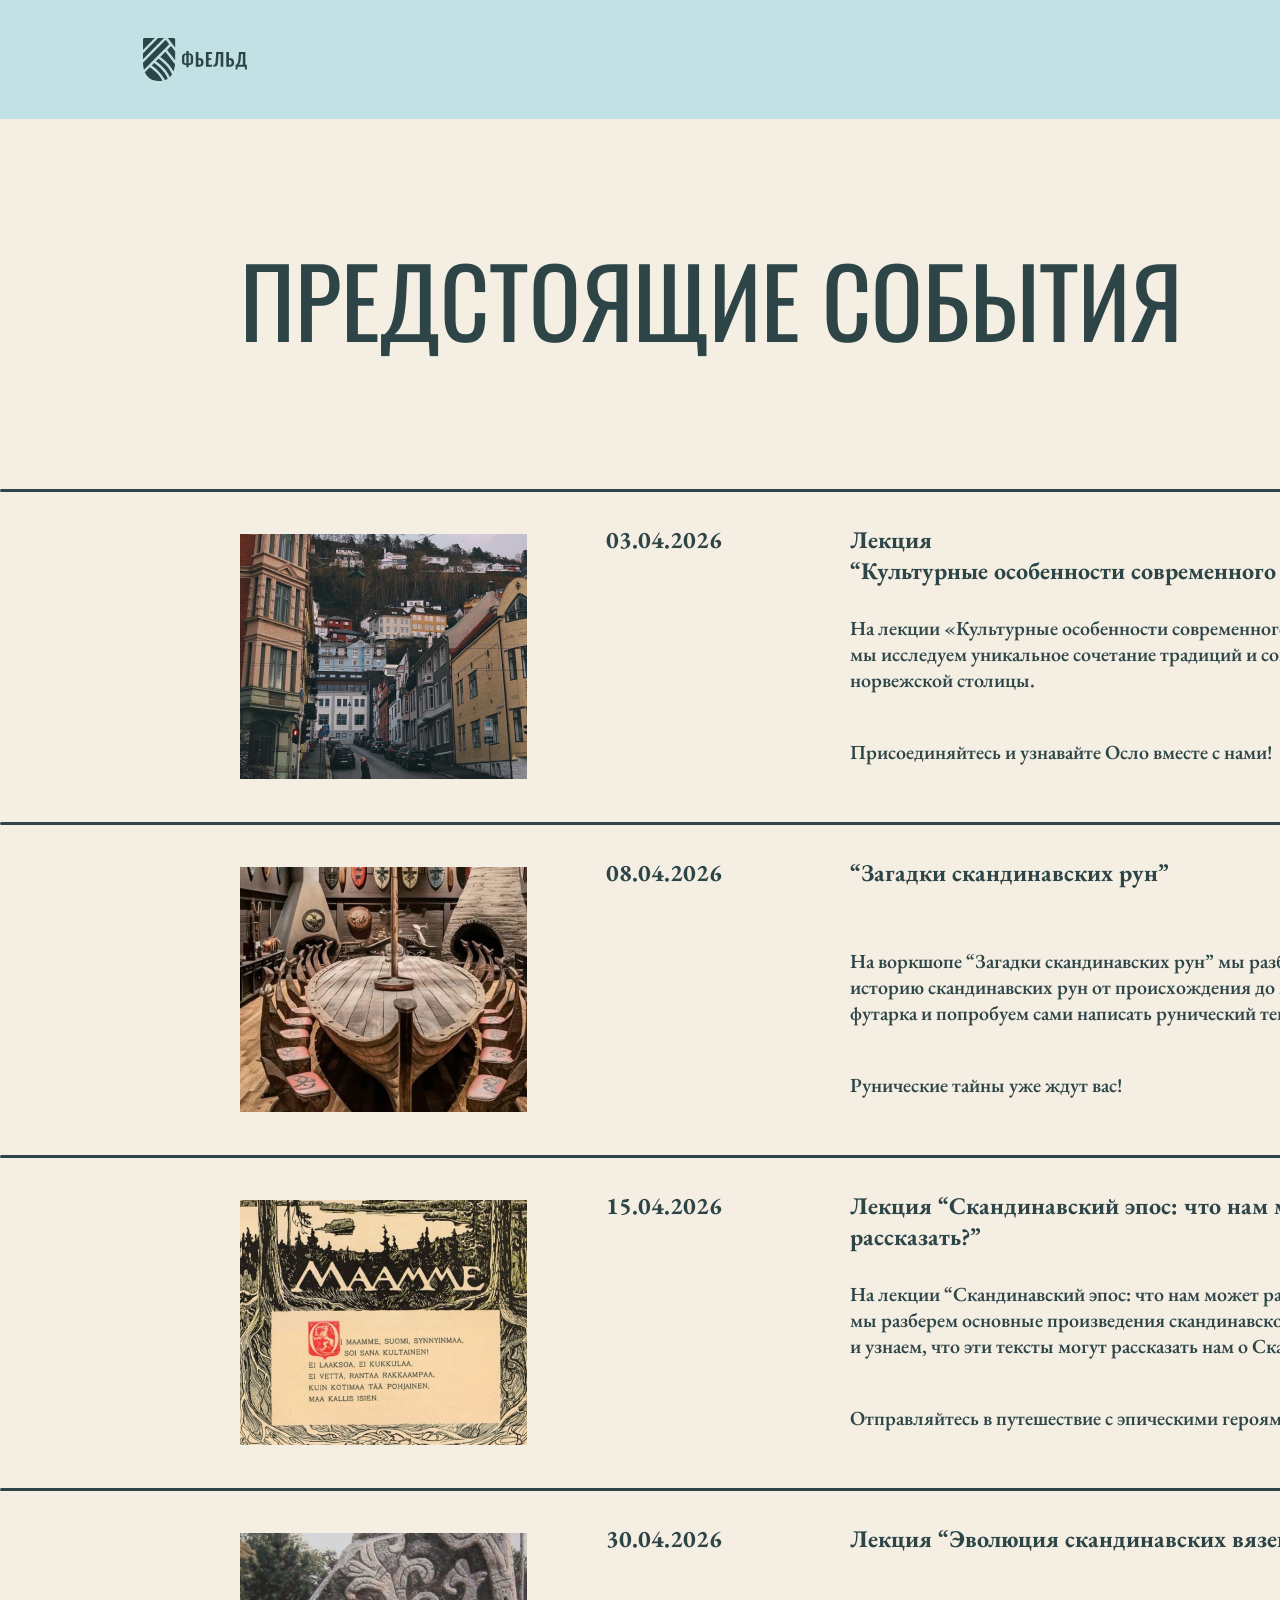
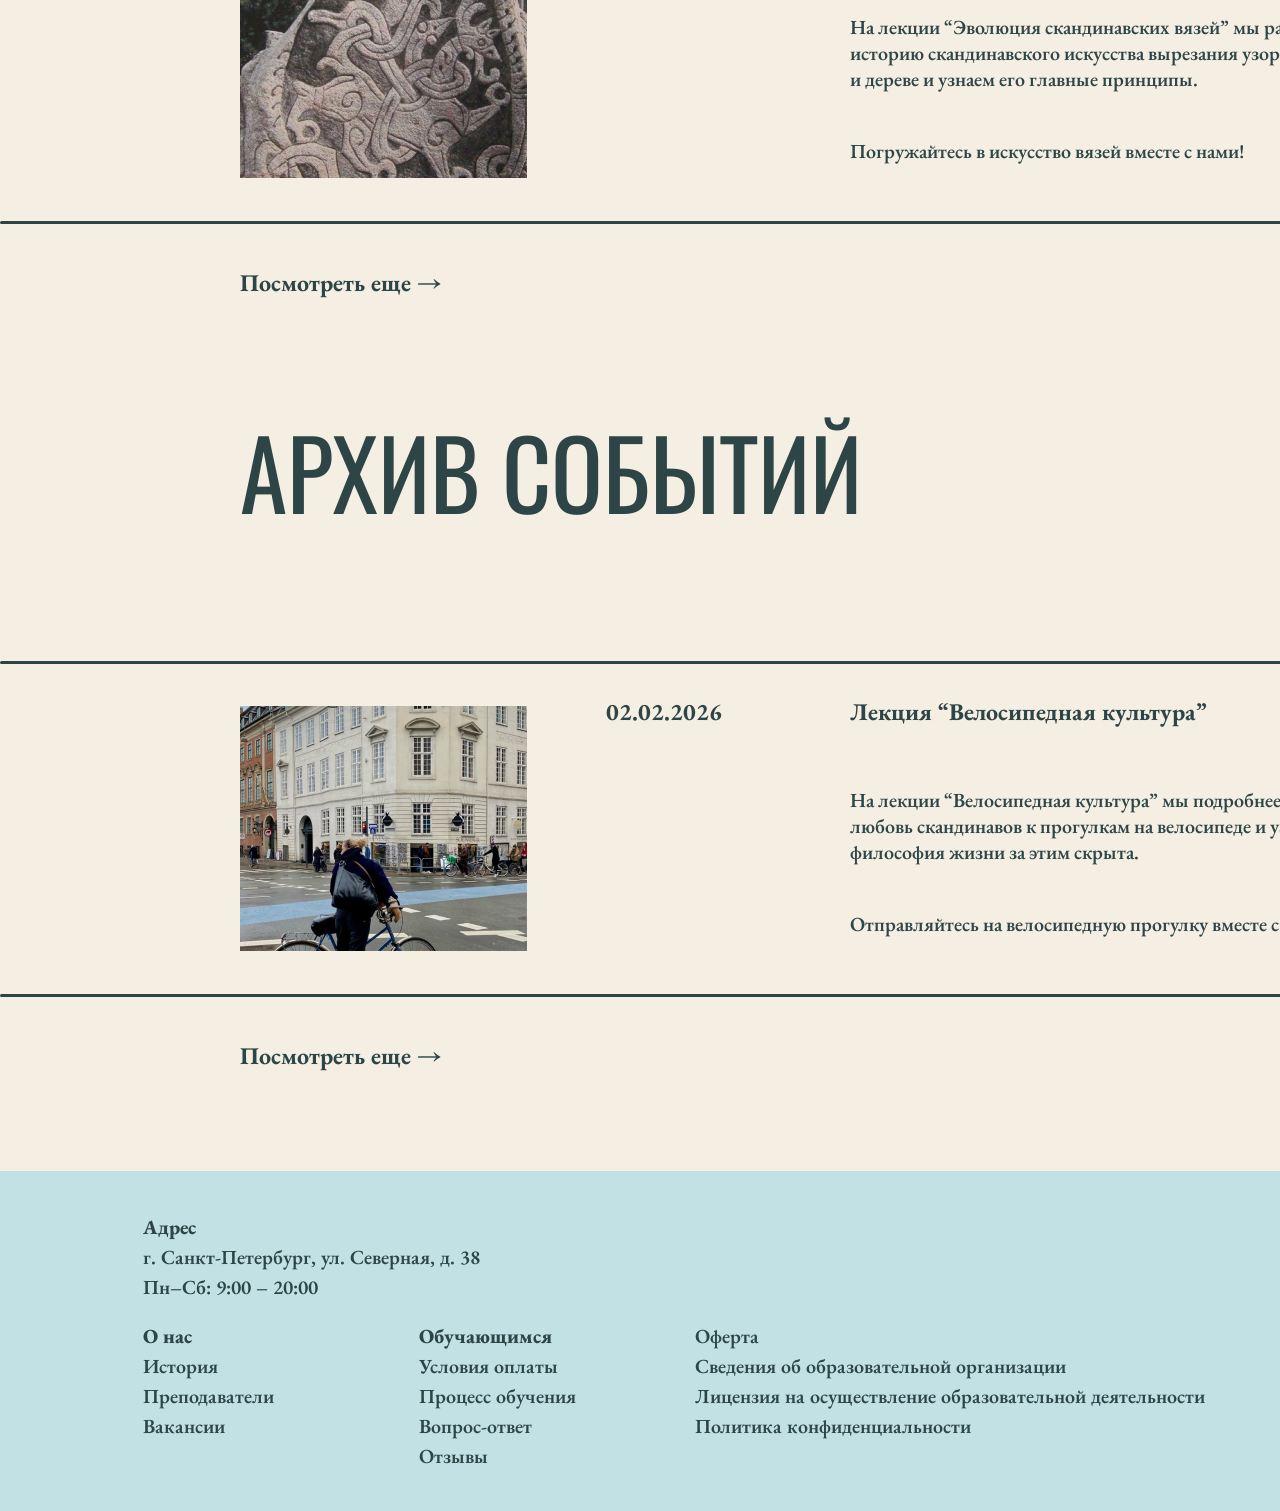
<file: events.html>
<!DOCTYPE html>
<html lang="ru">
<head>
  <meta name="viewport" content="width=device-width, initial-scale=1.0">
  <title>Fjeld — Events</title>
  <link rel="stylesheet" href="css/style e.css">
</head>


<body>

<header class="site-header">

    <div class="header-content">

      <div class="logo">
           <svg width="114px" height="43px" viewBox="0 0 114 43" fill="none" xmlns="http://www.w3.org/2000/svg">
              <path d="M32.154 1.43766C32.154 0.637761 31.5137 3.8147e-06 30.7346 3.8147e-06H24.7477C26.6686 2.48618 29.6034 6.28029 32.1647 9.57718V1.43766H32.154Z" fill="#2D4547"/>
              <path d="M22.6886 1.69665L0 24.6884C0 25.9531 0.117393 28.7311 0.992493 31.7469L26.1996 6.215C24.8977 4.55034 23.6704 2.97216 22.6886 1.69665Z" fill="#2D4547"/>
              <path d="M15.1545 0C11.8355 3.36174 2.34814 12.9713 0.0109863 15.3386V21.2946L21.0241 0.0108093H15.1545V0Z" fill="#2D4547"/>
              <path d="M11.8141 3.8147e-06H1.44097C0.65125 3.8147e-06 0.0216064 0.64857 0.0216064 1.43766V11.9444C3.04177 8.87456 8.48446 3.36174 11.8141 3.8147e-06Z" fill="#2D4547"/>
              <path d="M24.1953 11.9856C25.3479 13.4665 28.8803 18.0389 32.1566 22.2654V13.4557C30.9186 11.8559 29.4673 9.98582 28.0265 8.11578L24.1953 11.9856Z" fill="#2D4547"/>
              <path d="M6.82609 29.2427L1.91699 34.2151C3.88063 38.7118 7.87194 42.9924 15.9399 42.9924C17.2312 42.9924 18.4158 42.8843 19.5044 42.6789C15.5664 35.0366 8.40554 30.2372 6.82609 29.2427Z" fill="#2D4547"/>
              <path d="M22.4074 13.692L17.2422 18.9238C20.0916 20.8695 26.943 26.0905 30.4968 33.4733C31.5639 30.7061 31.9161 27.9497 32.0228 26.1229C28.5118 21.5721 23.9762 15.7134 22.4074 13.692Z" fill="#2D4547"/>
              <path d="M15.4711 20.6515L12.8992 23.2566C15.5031 24.9969 23.1656 30.661 26.7941 39.1356C27.7012 38.2601 28.4482 37.298 29.0565 36.2819C25.9937 28.1857 17.9897 22.3378 15.4711 20.6515Z" fill="#2D4547"/>
              <path d="M11.1185 24.9957L8.63196 27.5143C11.0865 29.1033 18.0873 34.1514 21.9399 42.0747C22.9964 41.6964 23.9462 41.2315 24.7893 40.6803C21.3423 32.0111 12.9754 26.1956 11.1185 24.9957Z" fill="#2D4547"/>
               <path d="M43.3652 29.2213V26.9173C43.2332 26.9293 43.0892 26.9413 42.9332 26.9533C42.7772 26.9653 42.6272 26.9713 42.4832 26.9713C41.7872 26.9713 41.1752 26.8453 40.6472 26.5933C40.1192 26.3413 39.7052 25.9453 39.4052 25.4053C39.1172 24.8533 38.9732 24.1393 38.9732 23.2633V19.2313C38.9732 18.4033 39.1172 17.7133 39.4052 17.1613C39.7052 16.6093 40.1192 16.1953 40.6472 15.9193C41.1872 15.6433 41.8172 15.5053 42.5372 15.5053C42.6812 15.5053 42.8312 15.5113 42.9872 15.5233C43.1432 15.5233 43.2692 15.5293 43.3652 15.5413V12.9853H45.6872V15.5413C45.7952 15.5293 45.9212 15.5233 46.0652 15.5233C46.2212 15.5113 46.3652 15.5053 46.4972 15.5053C47.2412 15.5053 47.8772 15.6433 48.4052 15.9193C48.9452 16.1953 49.3592 16.6153 49.6472 17.1793C49.9472 17.7313 50.0972 18.4153 50.0972 19.2313V23.2633C50.0972 24.1393 49.9532 24.8533 49.6652 25.4053C49.3772 25.9453 48.9872 26.3473 48.4952 26.6113C48.0152 26.8633 47.4752 26.9893 46.8752 26.9893C46.6832 26.9893 46.4852 26.9833 46.2812 26.9713C46.0892 26.9593 45.8912 26.9473 45.6872 26.9353V29.2213H43.3652ZM42.9332 25.3513C43.0052 25.3513 43.0832 25.3513 43.1672 25.3513C43.2512 25.3393 43.3172 25.3273 43.3652 25.3153V17.1253C43.2812 17.1133 43.1912 17.1073 43.0952 17.1073C43.0112 17.0953 42.9272 17.0893 42.8432 17.0893C42.4952 17.0893 42.2072 17.1613 41.9792 17.3053C41.7632 17.4493 41.6012 17.6773 41.4932 17.9893C41.3852 18.3013 41.3312 18.7093 41.3312 19.2133V23.2813C41.3312 23.7733 41.3732 24.1693 41.4572 24.4693C41.5532 24.7693 41.7152 24.9913 41.9432 25.1353C42.1712 25.2793 42.5012 25.3513 42.9332 25.3513ZM46.1912 25.3333C46.5872 25.3333 46.8932 25.2673 47.1092 25.1353C47.3372 25.0033 47.4932 24.7873 47.5772 24.4873C47.6732 24.1753 47.7212 23.7733 47.7212 23.2813V19.2133C47.7212 18.6973 47.6732 18.2833 47.5772 17.9713C47.4812 17.6593 47.3252 17.4373 47.1092 17.3053C46.9052 17.1613 46.6172 17.0893 46.2452 17.0893C46.1492 17.0893 46.0532 17.0953 45.9572 17.1073C45.8612 17.1073 45.7712 17.1133 45.6872 17.1253V25.2973C45.7592 25.3093 45.8372 25.3213 45.9212 25.3333C46.0172 25.3333 46.1072 25.3333 46.1912 25.3333ZM52.7957 28.6453V14.0653H55.4417V20.1853H56.0897C57.0737 20.1853 57.8957 20.3233 58.5557 20.5993C59.2157 20.8633 59.7137 21.3073 60.0497 21.9313C60.3857 22.5433 60.5537 23.3713 60.5537 24.4153C60.5537 25.2313 60.4517 25.9153 60.2477 26.4673C60.0437 27.0073 59.7377 27.4393 59.3297 27.7633C58.9337 28.0873 58.4537 28.3153 57.8897 28.4473C57.3257 28.5793 56.6897 28.6453 55.9817 28.6453H52.7957ZM55.4417 26.8453H55.9817C56.4977 26.8453 56.9057 26.7733 57.2057 26.6293C57.5177 26.4853 57.7457 26.2333 57.8897 25.8733C58.0337 25.5013 58.1057 24.9973 58.1057 24.3613C58.0937 23.6053 57.9377 23.0293 57.6377 22.6333C57.3497 22.2373 56.7857 22.0393 55.9457 22.0393H55.4417V26.8453ZM62.9543 28.6453V14.0653H69.0743V15.9373H65.6183V20.1313H68.3363V21.9853H65.6183V26.8093H69.1103V28.6453H62.9543ZM70.3655 28.6453V26.7373C70.7015 26.7493 70.9835 26.7313 71.2115 26.6833C71.4515 26.6233 71.6495 26.4973 71.8055 26.3053C71.9735 26.1133 72.1115 25.8193 72.2195 25.4233C72.3275 25.0153 72.4175 24.4693 72.4895 23.7853C72.5615 23.1013 72.6395 22.2313 72.7235 21.1753L73.1915 14.0653H80.2835V28.6453H77.6375V16.0633H75.5495L75.2255 21.4993C75.1535 22.5673 75.0695 23.5093 74.9735 24.3253C74.8895 25.1413 74.7515 25.8373 74.5595 26.4133C74.3795 26.9773 74.1215 27.4333 73.7855 27.7813C73.4495 28.1293 73.0055 28.3753 72.4535 28.5193C71.9015 28.6513 71.2055 28.6933 70.3655 28.6453ZM83.2916 28.6453V14.0653H85.9376V20.1853H86.5856C87.5696 20.1853 88.3916 20.3233 89.0516 20.5993C89.7116 20.8633 90.2096 21.3073 90.5456 21.9313C90.8816 22.5433 91.0496 23.3713 91.0496 24.4153C91.0496 25.2313 90.9476 25.9153 90.7436 26.4673C90.5396 27.0073 90.2336 27.4393 89.8256 27.7633C89.4296 28.0873 88.9496 28.3153 88.3856 28.4473C87.8216 28.5793 87.1856 28.6453 86.4776 28.6453H83.2916ZM85.9376 26.8453H86.4776C86.9936 26.8453 87.4016 26.7733 87.7016 26.6293C88.0136 26.4853 88.2416 26.2333 88.3856 25.8733C88.5296 25.5013 88.6016 24.9973 88.6016 24.3613C88.5896 23.6053 88.4336 23.0293 88.1336 22.6333C87.8456 22.2373 87.2816 22.0393 86.4416 22.0393H85.9376V26.8453ZM92.6222 31.4173V26.7553H93.1442C93.3842 26.6233 93.6122 26.4493 93.8282 26.2333C94.0562 26.0053 94.2602 25.7053 94.4402 25.3333C94.6202 24.9613 94.7822 24.4873 94.9262 23.9113C95.0822 23.3233 95.2142 22.6093 95.3222 21.7693C95.4422 20.9293 95.5322 19.9333 95.5922 18.7813L95.9162 14.0653H102.36V26.7553H103.89V31.4173H102.072L101.874 28.6453H94.6922L94.4402 31.4173H92.6222ZM95.6282 26.7553H99.8402V15.9733H98.0042L97.8422 19.1953C97.7942 20.3473 97.7162 21.3253 97.6082 22.1293C97.5002 22.9213 97.3742 23.5813 97.2302 24.1093C97.0862 24.6253 96.9242 25.0453 96.7442 25.3693C96.5762 25.6933 96.3962 25.9573 96.2042 26.1613C96.0122 26.3653 95.8202 26.5633 95.6282 26.7553Z" fill="#2D4547"/>
            </svg>
      </div>

      <a href="account.html" class="button-login">вход</a>

      <button class="header-button contact">связаться с нами</button>

      <button class="burger-menu">
       <svg width="43" height="29" viewBox="0 0 43 29" fill="none" xmlns="http://www.w3.org/2000/svg">
        <line x1="1.5" y1="1.5" x2="38.5" y2="1.5" stroke="#2D4547" stroke-width="3" stroke-linecap="round"/>
        <line x1="1.5" y1="14.5" x2="38.5" y2="14.5" stroke="#2D4547" stroke-width="3" stroke-linecap="round"/>
        <line x1="1.5" y1="27.5" x2="38.5" y2="27.5" stroke="#2D4547" stroke-width="3" stroke-linecap="round"/>
      </svg>
      </button>
    </div>
  </header>

<div class="title1">
    <div class="text-title">
        ПРЕДСТОЯЩИЕ СОБЫТИЯ
    </div>
</div>

<div class="flex-divider">
     <div class="divider">
          <svg width="1634" height="3" viewBox="0 0 1634 3" fill="none" xmlns="http://www.w3.org/2000/svg">
            <line x1="1.5" y1="1.5" x2="1632.5" y2="1.50014" stroke="#2D4547" stroke-width="3" stroke-linecap="round"/>
          </svg>
      </div>
</div>

<div class="event">
    <div class="photo">
       <img src="img/img1.png" alt="photo"/>
    </div>
    <div class="data">
      03.04.2026
    </div>
    <div class="name">
      Лекция <br> “Культурные особенности современного Осло”
    </div>
    <div class="text">
      На лекции «Культурные особенности современного Осло» <br> мы исследуем уникальное сочетание традиций и современности норвежской столицы.
    </div>
    <div class="phrase">
      Присоединяйтесь и узнавайте Осло вместе с нами!
    </div>
      <button class="btn">узнать больше</button>
</div>

<div class="flex-divider">
     <div class="divider">
          <svg width="1634" height="3" viewBox="0 0 1634 3" fill="none" xmlns="http://www.w3.org/2000/svg">
            <line x1="1.5" y1="1.5" x2="1632.5" y2="1.50014" stroke="#2D4547" stroke-width="3" stroke-linecap="round"/>
          </svg>
      </div>
</div>

<div class="event">
    <div class="photo">
       <img src="img/img2.png" alt="photo"/>
    </div>
    <div class="data">
      08.04.2026
    </div>
    <div class="name">
      “Загадки скандинавских рун”
    </div>
    <div class="text">
      На воркшопе “Загадки скандинавских рун” мы разберем <br> историю скандинавских рун от происхождения до младшего <br> футарка и попробуем сами написать рунический текст.
    </div>
    <div class="phrase">
      Рунические тайны уже ждут вас!
    </div>
      <button class="btn">узнать больше</button>
</div>

<div class="flex-divider">
     <div class="divider">
          <svg width="1634" height="3" viewBox="0 0 1634 3" fill="none" xmlns="http://www.w3.org/2000/svg">
            <line x1="1.5" y1="1.5" x2="1632.5" y2="1.50014" stroke="#2D4547" stroke-width="3" stroke-linecap="round"/>
          </svg>
      </div>
</div>

<div class="event">
    <div class="photo">
       <img src="img/img3.png" alt="photo"/>
    </div>
    <div class="data">
      15.04.2026
    </div>
    <div class="name">
      Лекция “Скандинавский эпос: что нам может рассказать?”
    </div>
    <div class="text">
      На лекции “Скандинавский эпос: что нам может рассказать?” <br> мы разберем основные произведения скандинавского эпоса <br> и узнаем, что эти тексты могут рассказать нам о Скандинавии.
    </div>
    <div class="phrase">
      Отправляйтесь в путешествие с эпическими героями!
    </div>
      <button class="btn">узнать больше</button>
</div>

<div class="flex-divider">
     <div class="divider">
          <svg width="1634" height="3" viewBox="0 0 1634 3" fill="none" xmlns="http://www.w3.org/2000/svg">
            <line x1="1.5" y1="1.5" x2="1632.5" y2="1.50014" stroke="#2D4547" stroke-width="3" stroke-linecap="round"/>
          </svg>
      </div>
</div>

<div class="event">
    <div class="photo">
       <img src="img/img4.png" alt="photo"/>
    </div>
    <div class="data">
      30.04.2026
    </div>
    <div class="name">
      Лекция “Эволюция скандинавских вязей”
    </div>
    <div class="text">
      На лекции “Эволюция скандинавских вязей” мы разберем <br> историю скандинавского искусства вырезания узоров на камне <br> и дереве и узнаем его главные принципы.
    </div>
    <div class="phrase">
      Погружайтесь в искусство вязей вместе с нами!
    </div>
      <button class="btn">узнать больше</button>
</div>

<div class="flex-divider">
     <div class="divider">
          <svg width="1634" height="3" viewBox="0 0 1634 3" fill="none" xmlns="http://www.w3.org/2000/svg">
            <line x1="1.5" y1="1.5" x2="1632.5" y2="1.50014" stroke="#2D4547" stroke-width="3" stroke-linecap="round"/>
          </svg>
      </div>
</div>

<div class="more1">
  <button class="more">Посмотреть еще →</button>
</div>

<div class="title1">
    <div class="text-title">
        АРХИВ СОБЫТИЙ
    </div>
</div>

<div class="flex-divider">
     <div class="divider">
          <svg width="1634" height="3" viewBox="0 0 1634 3" fill="none" xmlns="http://www.w3.org/2000/svg">
            <line x1="1.5" y1="1.5" x2="1632.5" y2="1.50014" stroke="#2D4547" stroke-width="3" stroke-linecap="round"/>
          </svg>
      </div>
</div>

<div class="event">
    <div class="photo">
       <img src="img/img5.png" alt="photo"/>
    </div>
    <div class="data">
      02.02.2026
    </div>
    <div class="name">
      Лекция “Велосипедная культура”
    </div>
    <div class="text">
      На лекции “Велосипедная культура” мы подробнее разберем <br> любовь скандинавов к прогулкам на велосипеде и узнаем, какая <br> философия жизни за этим скрыта.
    </div>
    <div class="phrase">
      Отправляйтесь на велосипедную прогулку вместе с нами!
    </div>
      <button class="btn">узнать больше</button>
</div>

<div class="flex-divider">
     <div class="divider">
          <svg width="1634" height="3" viewBox="0 0 1634 3" fill="none" xmlns="http://www.w3.org/2000/svg">
            <line x1="1.5" y1="1.5" x2="1632.5" y2="1.50014" stroke="#2D4547" stroke-width="3" stroke-linecap="round"/>
          </svg>
      </div>
</div>

<div class="more2">
  <button class="more">Посмотреть еще →</button>
</div>



<footer class="site-footer">
    <div class="footer-content">
     <div class="adress">
      <div class="titlef">Адрес</div>
      <p>г. Санкт-Петербург, ул. Северная, д. 38</p>
      <p>Пн–Сб: 9:00 – 20:00</p>
    </div>
    <div class="ab-us">
      <div class="titlef">О нас</div>
      <p>История</p>
      <p>Преподаватели</p>
      <p>Вакансии</p>
    </div>
    <div class="for-stud">
      <div class="titlef">Обучающимся</div>
      <p>Условия оплаты</p>
      <p>Процесс обучения</p>
      <p>Вопрос-ответ</p>
      <p>Отзывы</p>
    </div>
    <div class="docs">
      <p>Оферта</p>
      <p>Сведения об образовательной организации</p>
      <p>Лицензия на осуществление образовательной деятельности</p>
      <p>Политика конфиденциальности</p>
    </div>
    <div class="contacts-f">
      <p>8 999 999 99 99</p>
      <p>fieldschool@gmail.com</p>
    </div>
    <div class="socmed">
      <p>@field_school</p>
        <div class="icon-placeholder">
          <svg width="44" height="44" viewBox="0 0 44 44" fill="none" xmlns="http://www.w3.org/2000/svg">
            <path d="M37.2217 5.47127C36.6919 5.49431 36.2057 5.64668 35.7786 5.81502C35.3841 5.97041 33.9672 6.56595 31.7109 7.51228C29.4547 8.45862 26.465 9.71334 23.2783 11.0536C16.9049 13.7342 9.74277 16.7495 6.07292 18.2939C5.94689 18.3464 5.43507 18.503 4.86979 18.9348C4.3032 19.3676 3.67383 20.3068 3.67383 21.3339C3.67383 22.1625 4.08745 23.0063 4.58691 23.4895C5.08637 23.9726 5.59257 24.1985 6.01562 24.3668V24.3632C7.44568 24.9329 11.7163 26.6418 12.7331 27.0487C13.0937 28.1295 14.6421 32.7566 15.0104 33.9202H15.0068C15.2672 34.7437 15.521 35.2804 15.8734 35.7284C16.0496 35.9524 16.2599 36.1554 16.5179 36.3157C16.6169 36.3772 16.7265 36.4248 16.8366 36.4696C16.8519 36.4761 16.8677 36.4778 16.8831 36.484L16.8402 36.4732C16.8721 36.486 16.9007 36.505 16.9333 36.5162C16.9863 36.5344 17.023 36.5338 17.0944 36.5484C17.3456 36.6257 17.5963 36.6773 17.8285 36.6773C18.8251 36.6773 19.4362 36.1366 19.4362 36.1366L19.4756 36.108L23.7796 32.4664L29.0505 37.3433C29.1467 37.4793 29.9009 38.4999 31.6465 38.4999C32.688 38.4999 33.5115 37.9844 34.0384 37.4436C34.5653 36.9028 34.8935 36.3495 35.041 35.5995L35.0446 35.5959C35.1623 34.9906 40.208 9.65356 40.208 9.65356L40.1973 9.69653C40.3543 8.99556 40.4007 8.31768 40.2152 7.62687C40.0297 6.93605 39.529 6.26189 38.9261 5.90812C38.3232 5.55434 37.7514 5.44822 37.2217 5.47127ZM36.4984 9.48526C36.299 10.4863 31.779 33.194 31.4997 34.6184L23.887 27.5751L18.7415 31.9257L20.1667 26.3541C20.1667 26.3541 29.998 16.4025 30.5902 15.8232C31.0668 15.3593 31.1667 15.1967 31.1667 15.0354C31.1667 14.8209 31.0563 14.6666 30.8014 14.6666C30.5723 14.6666 30.261 14.8862 30.096 14.9888C27.9993 16.296 19.069 21.3852 14.6774 23.8834C14.4131 23.7774 10.4452 22.1841 8.30729 21.3303C12.1101 19.7298 18.6288 16.9872 24.6999 14.4338C27.886 13.0938 30.8748 11.8379 33.1289 10.8925C35.0316 10.0944 36.0242 9.6812 36.4984 9.48526ZM31.446 34.8798H31.4495L31.446 34.8905C31.4483 34.8787 31.4442 34.8891 31.446 34.8798Z" fill="#2D4547"/>
          </svg>
        </div>
        <div class="icon-placeholder">
          <svg width="41" height="41" viewBox="0 0 41 41" fill="none" xmlns="http://www.w3.org/2000/svg">
            <path d="M33.62 3.27979H7.38003C5.11683 3.27979 3.28003 5.11659 3.28003 7.37979V33.6198C3.28003 35.883 5.11683 37.7198 7.38003 37.7198H33.62C35.8832 37.7198 37.72 35.883 37.72 33.6198V7.37979C37.72 5.11659 35.8832 3.27979 33.62 3.27979ZM30.9304 27.0598L27.8718 27.0516C27.8718 27.0516 27.8062 27.0598 27.6996 27.0598C27.4536 27.0598 26.9452 26.9942 26.3466 26.5842C25.2724 25.838 24.2474 23.9848 23.4356 23.9848C23.3782 23.9848 23.329 23.993 23.2798 24.0094C22.5746 24.2308 22.3614 24.936 22.3614 25.797C22.3614 26.1004 22.1482 26.2398 21.5742 26.2398H19.9916C18.2204 26.2398 16.5066 26.1988 14.5796 24.0914C11.7424 20.9836 9.08563 15.4568 9.08563 15.4568C9.08563 15.4568 8.93803 15.137 9.09383 14.9484C9.24143 14.7762 9.58583 14.7598 9.71703 14.7598C9.74983 14.7598 9.76623 14.7598 9.76623 14.7598H13.0462C13.0462 14.7598 13.3496 14.8172 13.571 14.9812C13.7596 15.1206 13.858 15.3748 13.858 15.3748C13.858 15.3748 14.4156 16.4572 15.1126 17.679C16.2852 19.6962 16.9166 20.3686 17.3676 20.3686C17.4414 20.3686 17.5152 20.3522 17.589 20.3112C18.2614 19.9422 18.0646 16.9574 18.0646 16.9574C18.0646 16.9574 18.0728 15.875 17.7202 15.3994C17.4496 15.0222 16.933 14.9156 16.7034 14.8828C16.523 14.8582 16.8182 14.4318 17.2118 14.235C17.7202 13.989 18.5648 13.9398 19.5816 13.9398H20.0736C21.033 13.9562 21.0576 14.0546 21.4348 14.1448C22.5664 14.4154 22.181 15.4732 22.181 18.007C22.181 18.8188 22.0334 19.9586 22.6156 20.344C22.6566 20.3686 22.714 20.385 22.7878 20.385C23.165 20.385 23.9768 19.9012 25.2724 17.7118C25.994 16.4654 26.5516 15.2272 26.5516 15.2272C26.5516 15.2272 26.6746 15.0058 26.8632 14.891C27.0436 14.7844 27.0436 14.7844 27.2814 14.7844H27.306C27.5684 14.7844 30.176 14.7598 30.75 14.7598H30.8156C31.365 14.7598 31.8652 14.768 31.9554 15.1042C32.0866 15.6126 31.5536 16.5228 30.1514 18.4088C27.839 21.5002 27.5766 21.2706 29.4954 23.0582C31.3322 24.7638 31.7094 25.592 31.775 25.6986C32.5376 26.9614 30.9304 27.0598 30.9304 27.0598Z" fill="#2D4547"/>
          </svg>
        </div>
    </div>
   </div>
</footer>

</body>
</html>
</file>
<file: css/style e.css>
@import url('https://fonts.googleapis.com/css2?family=Didact+Gothic&family=EB+Garamond:ital,wght@0,400..800;1,400..800&family=Spectral:ital,wght@0,200;0,300;0,400;0,500;0,600;0,700;0,800;1,200;1,300;1,400;1,500;1,600;1,700;1,800&display=swap');
@import url('https://fonts.googleapis.com/css2?family=Didact+Gothic&family=EB+Garamond:ital,wght@0,400..800;1,400..800&family=Oswald:wght@200..700&family=Spectral:ital,wght@0,200;0,300;0,400;0,500;0,600;0,700;0,800;1,200;1,300;1,400;1,500;1,600;1,700;1,800&display=swap');


html, body {
    height: 2919px;
}

* {
    margin: 0;
    padding: 0;
    box-sizing: border-box;
}


:root {
  --bg: #F4EEE3;

  --border: #2D4547;

  --text: #2D4547;
  --muted: #2d45475b;

  --accent: #C1E1E4;
}

.site-header {
  width: 100vw;
  height: 119px;
  display: flex;
  background-color: var(--accent);
}

.header-content {
  display: grid;
  grid-template-columns: repeat(12, 118px);
  column-gap: 20px;
  max-width: calc(118px * 12 + 20px * 11);
  padding: 0 143px;
  height: 100%;
  align-content: center;
}

.logo {
  grid-column: 1;
  width: 114px;
  height: 43px;
}

.header-button {
  font-family: 'EB Garamond', serif;
  font-weight: 580;
  font-size: 20px;
  height: 20px;
  color: var(--text);
  background: none;
  border: none;
}

.login {
  grid-column: 10;
}

.button-login {
  font-family: 'EB Garamond', serif;
  font-weight: 580;
  font-size: 20px;
  height: 20px;
  color: var(--text);
  background: none;
  border: none;
  padding: none;
  margin: none;
  text-decoration: none;
}

.button-login {
  grid-column: 10;
  justify-self: center;
}

.contact {
  grid-column: 11;
  margin-right: -40px;
}

.burger-menu {
  grid-column: 12;
  width: 43px;
  height: 29px;
  border: none;
  background-color: #c1e1e400;
  justify-self: end;
}

.header-button:hover, .burger-menu:hover {
 transform: translateY(-2px);
}


body {
  background-color: #F4EEE3;
  max-width: 1920px;
  margin: 0;
  background-color: #F4EEE3;
  padding: 0 0px;
}

.title1 {
  display: flex;
  justify-content: flex-start;
  align-items: center;
  padding-left: 240px;
  padding-top: 108px;
  padding-bottom: 108px;
}

.text-title {
  font-family: 'Oswald', sans-serif;
  font-size: 96px;
  font-weight: 400;
  color: var(--text);
}

.flex-divider {
  display: flex;
  justify-self: center;
  height: 3px;
}

.divider {
  border-radius: 5px;
  color: #1f3335;
  margin: 0 0 104px;
}

.event {
  display: grid;
  grid-template-columns: repeat(12, 102px);
  column-gap: 20px;
  grid-template-rows: 43px 91px 124px 72px;
  padding: 0px 240px 0;
  box-sizing: border-box;
}

.photo {
  grid-column: span 3;
  grid-row-start: 2;
  grid-row-end: 4;
  height: 245px;
  width: 287px;
  margin-top: 10px;
}

.data {
  grid-column: 4 / span 2;
  grid-row-start: 2;
  font-family: 'EB Garamond', serif;
  font-size: 24px;
  font-weight: 700;
  color: var(--text);
}

.name {
  grid-column: 6 / span 5;
  grid-row-start: 2;
  font-family: 'EB Garamond', serif;
  font-size: 24px;
  font-weight: 700;
  color: var(--text);
}

.btn {
  grid-column: 11 / span 2;
  grid-row-start: 2;
  padding: 0px;
  background-color: transparent;
  height: 24px;
  text-decoration: underline;
  color: var(--text);
  font-family: 'EB Garamond', serif;
  border: 0px;
  font-size: 24px;
  font-weight: 700;
  cursor: pointer;
  justify-self: end;
}

.btn:hover {
  color: var(--accent);
}

.text {
  grid-column: 6 / span 5;
  grid-row-start: 3;
  font-family: 'EB Garamond', serif;
  font-size: 20px;
  font-weight: 580;
  color: var(--text);
}

.phrase {
  grid-column: 6 / span 5;
  grid-row-start: 4;
  font-family: 'EB Garamond', serif;
  font-size: 20px;
  font-weight: 580;
  color: var(--text);
}

.more1 {
  display: flex;
  justify-content: flex-start;
  align-items: center;
  padding-left: 240px;
  padding-top: 54px;
}

.more {
  padding: 0px;
  background-color: transparent;
  height: 24px;
  color: var(--text);
  font-family: 'EB Garamond', serif;
  border: 0px;
  font-size: 24px;
  font-weight: 700;
  cursor: pointer;
  justify-self: end;
}

.more:hover {
  color: var(--accent);
}

.more2 {
  display: flex;
  justify-content: flex-start;
  align-items: center;
  padding-left: 240px;
  padding-top: 54px;
  padding-bottom: 107px;
}


.site-footer {
  width: 100vw;
  height: 340px;
  display: flex;
  background-color: var(--accent);
}

.footer-content {
  display: grid;
  grid-template-columns: repeat(12, 118px);
  column-gap: 20px;
  grid-template-rows: 41px 109px 160px;
  max-width: calc(118px * 12 + 20px * 11);
  padding: 0 143px;
  height: 100%;
}

.footer-content p {
  font-size: 20px;
  font-family: 'EB Garamond', serif;
  line-height: 1.5;
  font-weight: 600;
  color: var(--text);
}

.titlef {
  font-size: 20px;
  font-family: 'EB Garamond', serif;
  line-height: 1.5;
  font-weight: 800;
  color: var(--text);
}

.adress {
  grid-column: span 3;
  grid-row-start: 2;
}

.ab-us {
  grid-column: span 2;
  grid-row-start: 3;
}

.for-stud {
  grid-column: 3 / span 3;
  grid-row-start: 3;
}

.docs {
  grid-column: 5 / span 5;
  grid-row-start: 3;
}

.contacts-f {
  grid-column: 11 / span 2;
  grid-row-start: 2;
  text-align: right;
  justify-self: end;
}

.socmed {
  display: flex;
  grid-column: 11 / span 2;
  grid-row-start: 3;
  grid-row-end: 3;
  justify-content: space-between;
  align-items: start;
}

.icon-placeholder {
  width: 40px;
  height: 40px;
  background: none;
  justify-content: space-between;
  display: flex;
  align-items: start;
}
</file>
